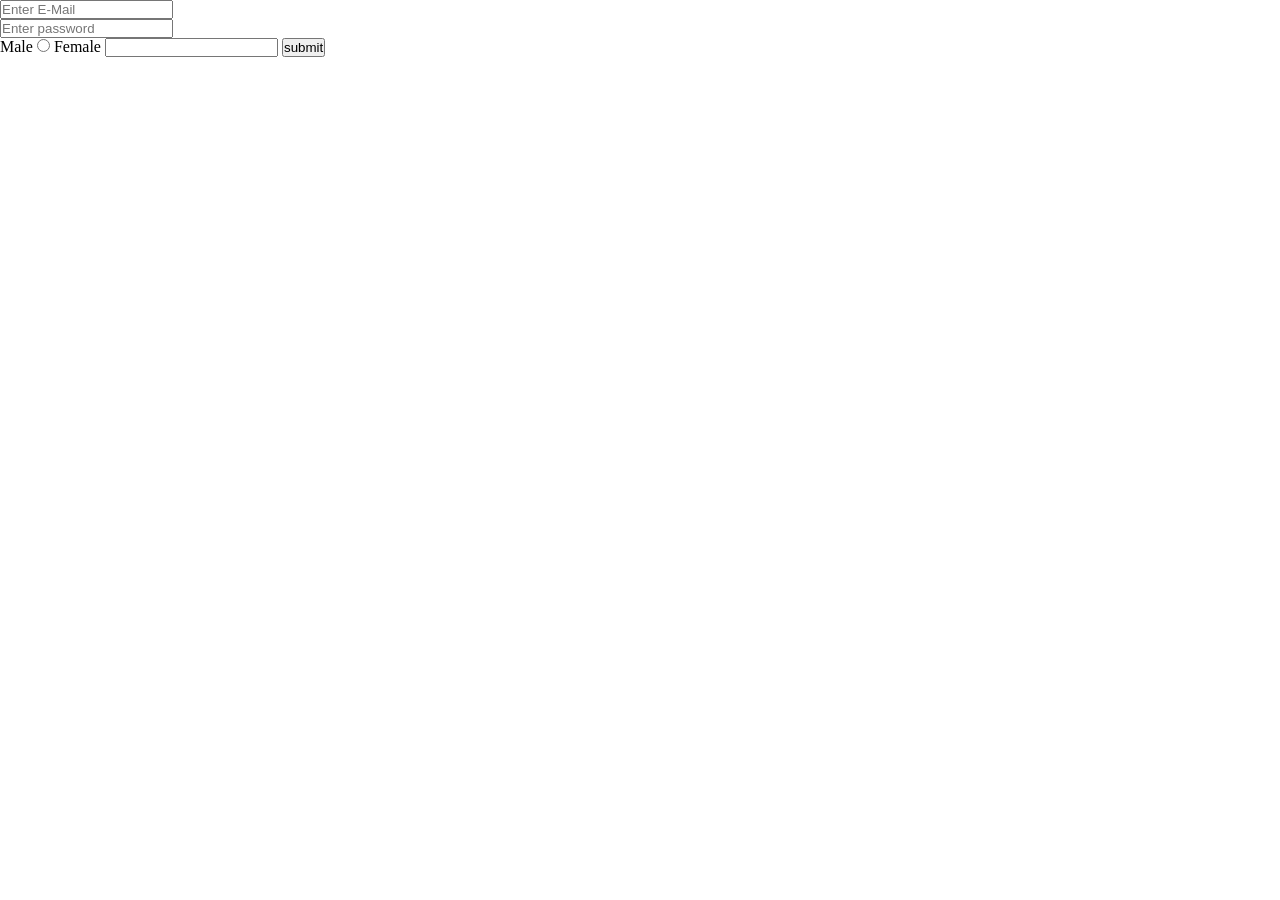
<file: day1/index.html>
<!DOCTYPE html>
<html lang="en">
<head>
    <link rel="stylesheet" href="style.css">
    <meta charset="UTF-8">
    <meta name="viewport" content="width=device-width, initial-scale=1.0">
    <title>Document</title>
</head>
<body>
    <!-- <div class="parent">
   <div class="contianer">
        <video src="Modi_Ji_Baar_Baar_Jhooth_Bolo_Meme_Download.mp4" height="222px" controls autoplay loop muted></video>  
       <iframe src="https://www.google.com/maps/embed?pb=!1m14!1m12!1m3!1d28491.304125298004!2d75.8514305024536!3d26.794974740237933!2m3!1f0!2f0!3f0!3m2!1i1024!2i768!4f13.1!5e0!3m2!1sen!2sin!4v1790053152094!5m2!1sen!2sin" width="600" height="450" style="border:0;" allowfullscreen="" loading="lazy" referrerpolicy="strict-origin-when-cross-origin"></iframe> 
       <iframe width="560" height="315" src="https://www.youtube.com/embed/v9QtM6qnG50?si=-N-ATOjCk7Jfm1jk" title="YouTube video player" frameborder="0" allow="accelerometer; autoplay; clipboard-write; encrypted-media; gyroscope; picture-in-picture; web-share" referrerpolicy="strict-origin-when-cross-origin" allowfullscreen></iframe>
   </div>
    </div> -->
    <form action="./submit.html">
        <div class="cont">
       <input type="text" placeholder="Enter E-Mail"><br>
       <input type="password" placeholder="Enter password"><br>
       <label for="">Male</label>
       <input type="radio" name="gender">
       <label for="">Female</label>
       <input type="gender">
       <button>submit</button>
        </div>
    </form>
</body>
</html>
</file>
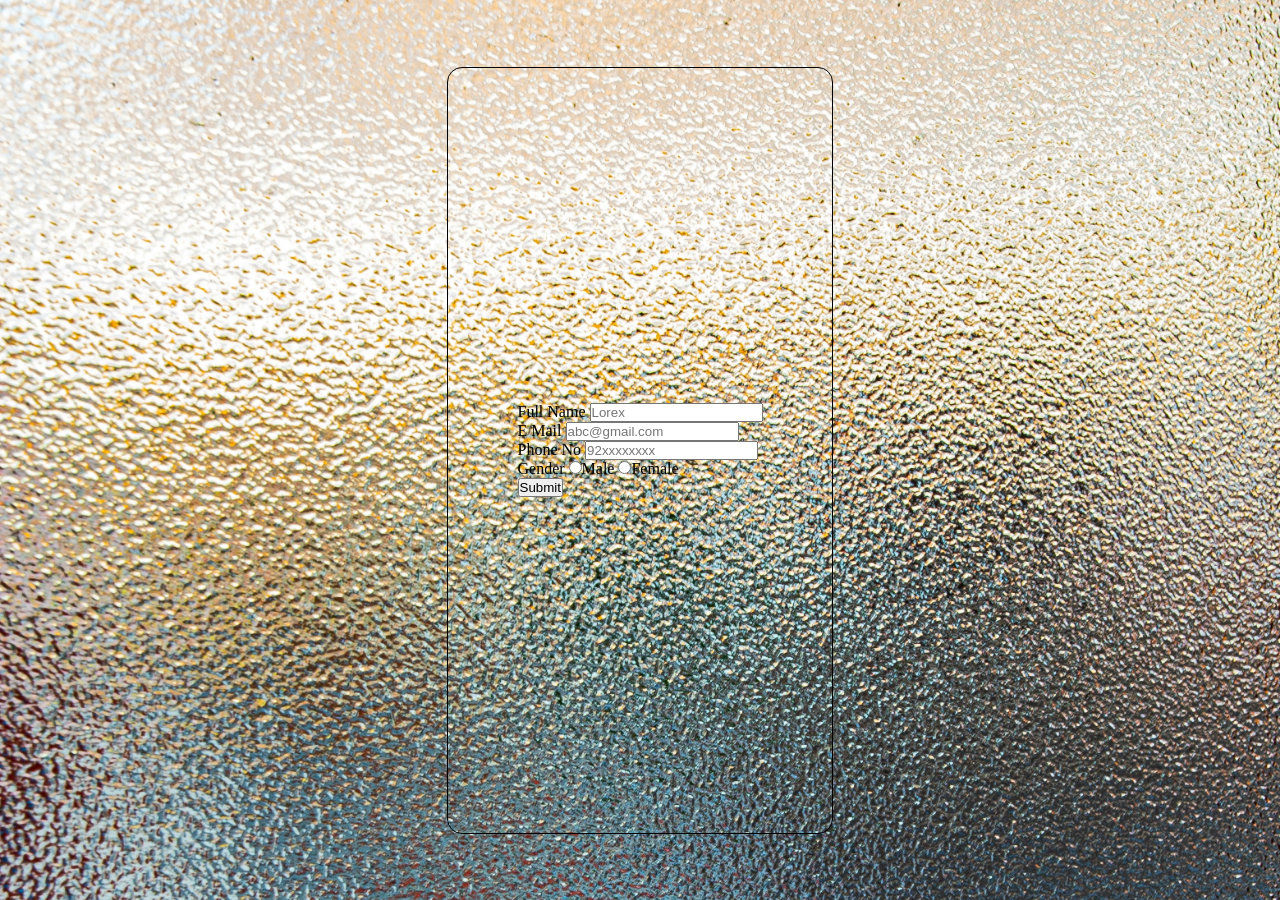
<file: day2/index.html>
<!DOCTYPE html>
<html lang="en">
<head>
    <meta charset="UTF-8">
    <meta name="viewport" content="width=device-width, initial-scale=1.0">
    <title>Interndot_Form.com</title>
    <link rel="stylesheet" href="style.css">
    <link rel="shortcut icon" href="images.jpg" type="image/x-icon">
</head>
<body>
    <div class="container">
        <div class="parent">
            <form action="submit.html">
                <div class="child1">
                    <label for=""> Full Name</label>
                    <input type="text" placeholder="Lorex" required>
                </div>
                <div class="child2">
                    <label for="">E Mail</label>
                    <input type="password" required placeholder="abc@gmail.com">
                </div>
                <div class="child3">
                    <label for="">Phone No</label>
                    <input type="text"required placeholder="92xxxxxxxx">
                </div>
                <div class="child4">
                    <label for="">Gender</label>
                    <input type="radio" name="Gender">Male
                    <input type="radio" name="Gender">Female
                </div>
                <div class="child5">
                    <input type="submit" placeholder="Submit">
                </div>
            </form>
        </div>
    </div>
</body>
</html>
</file>
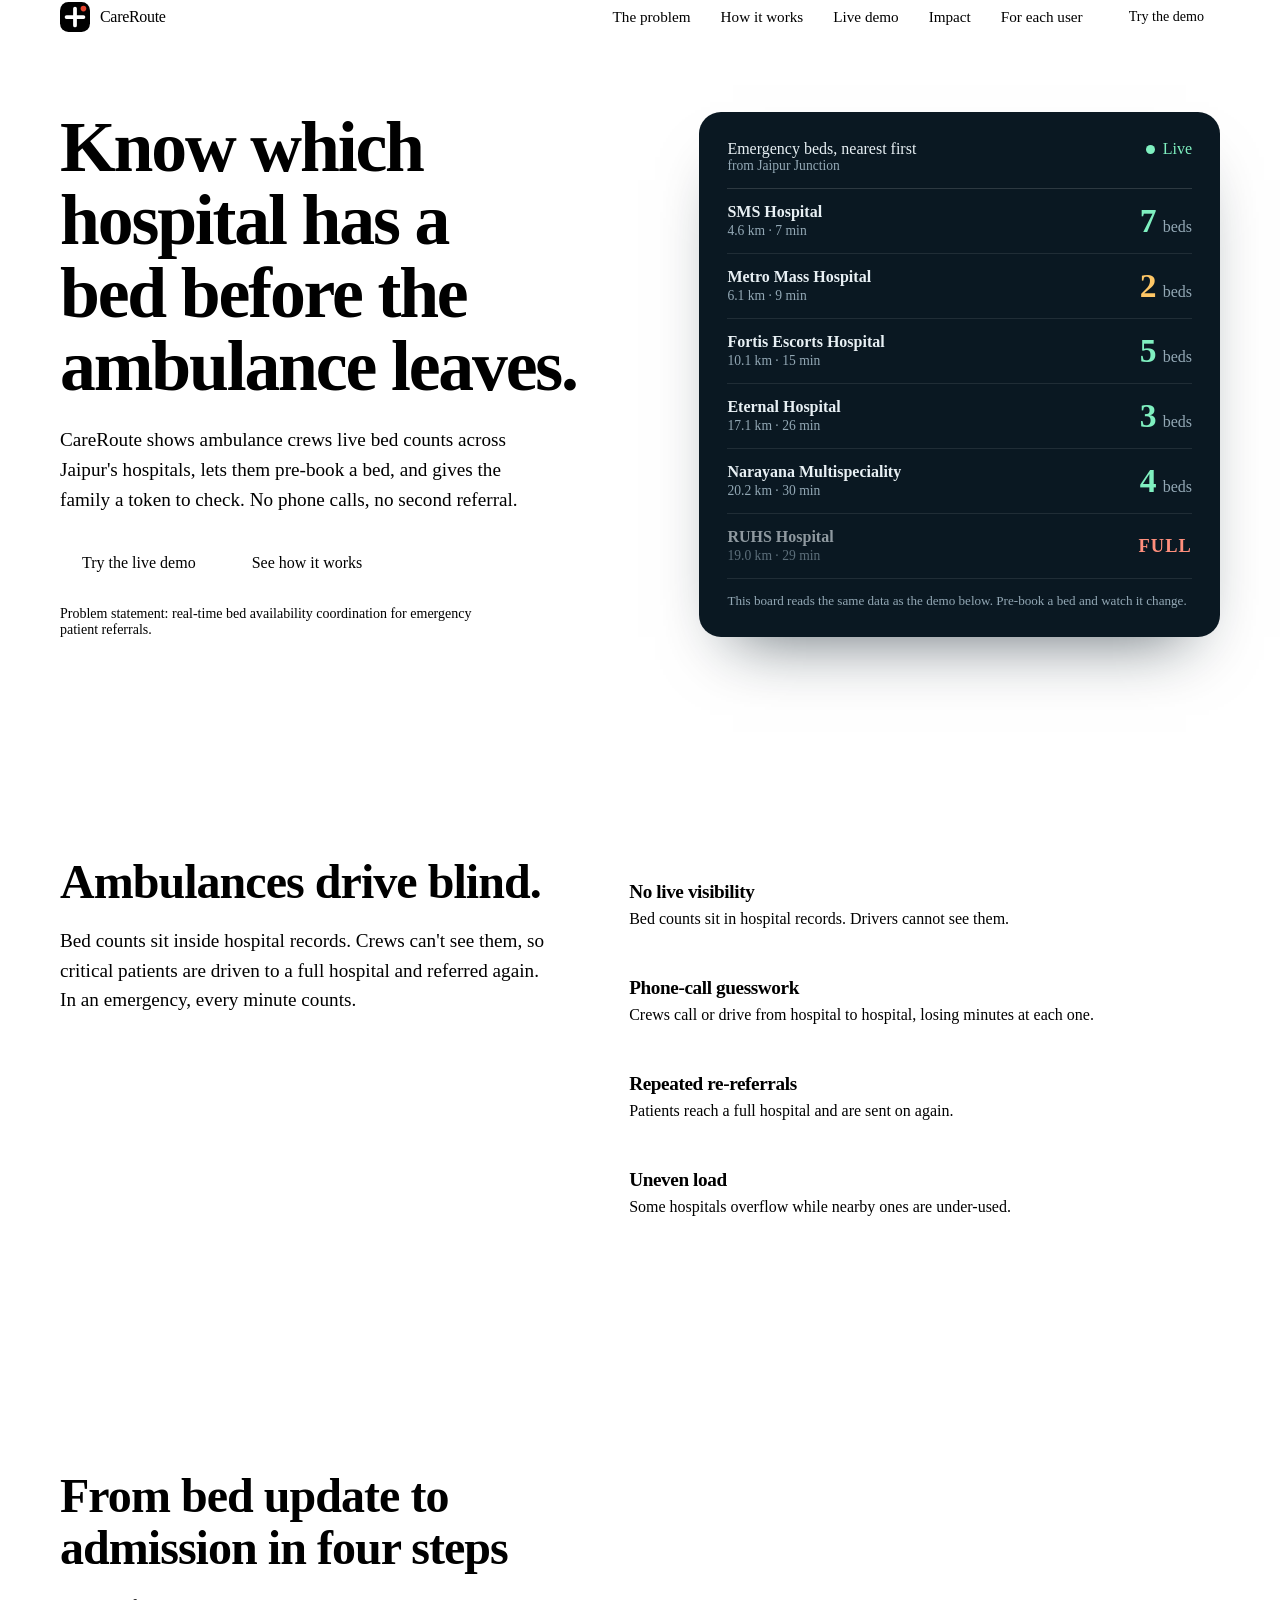
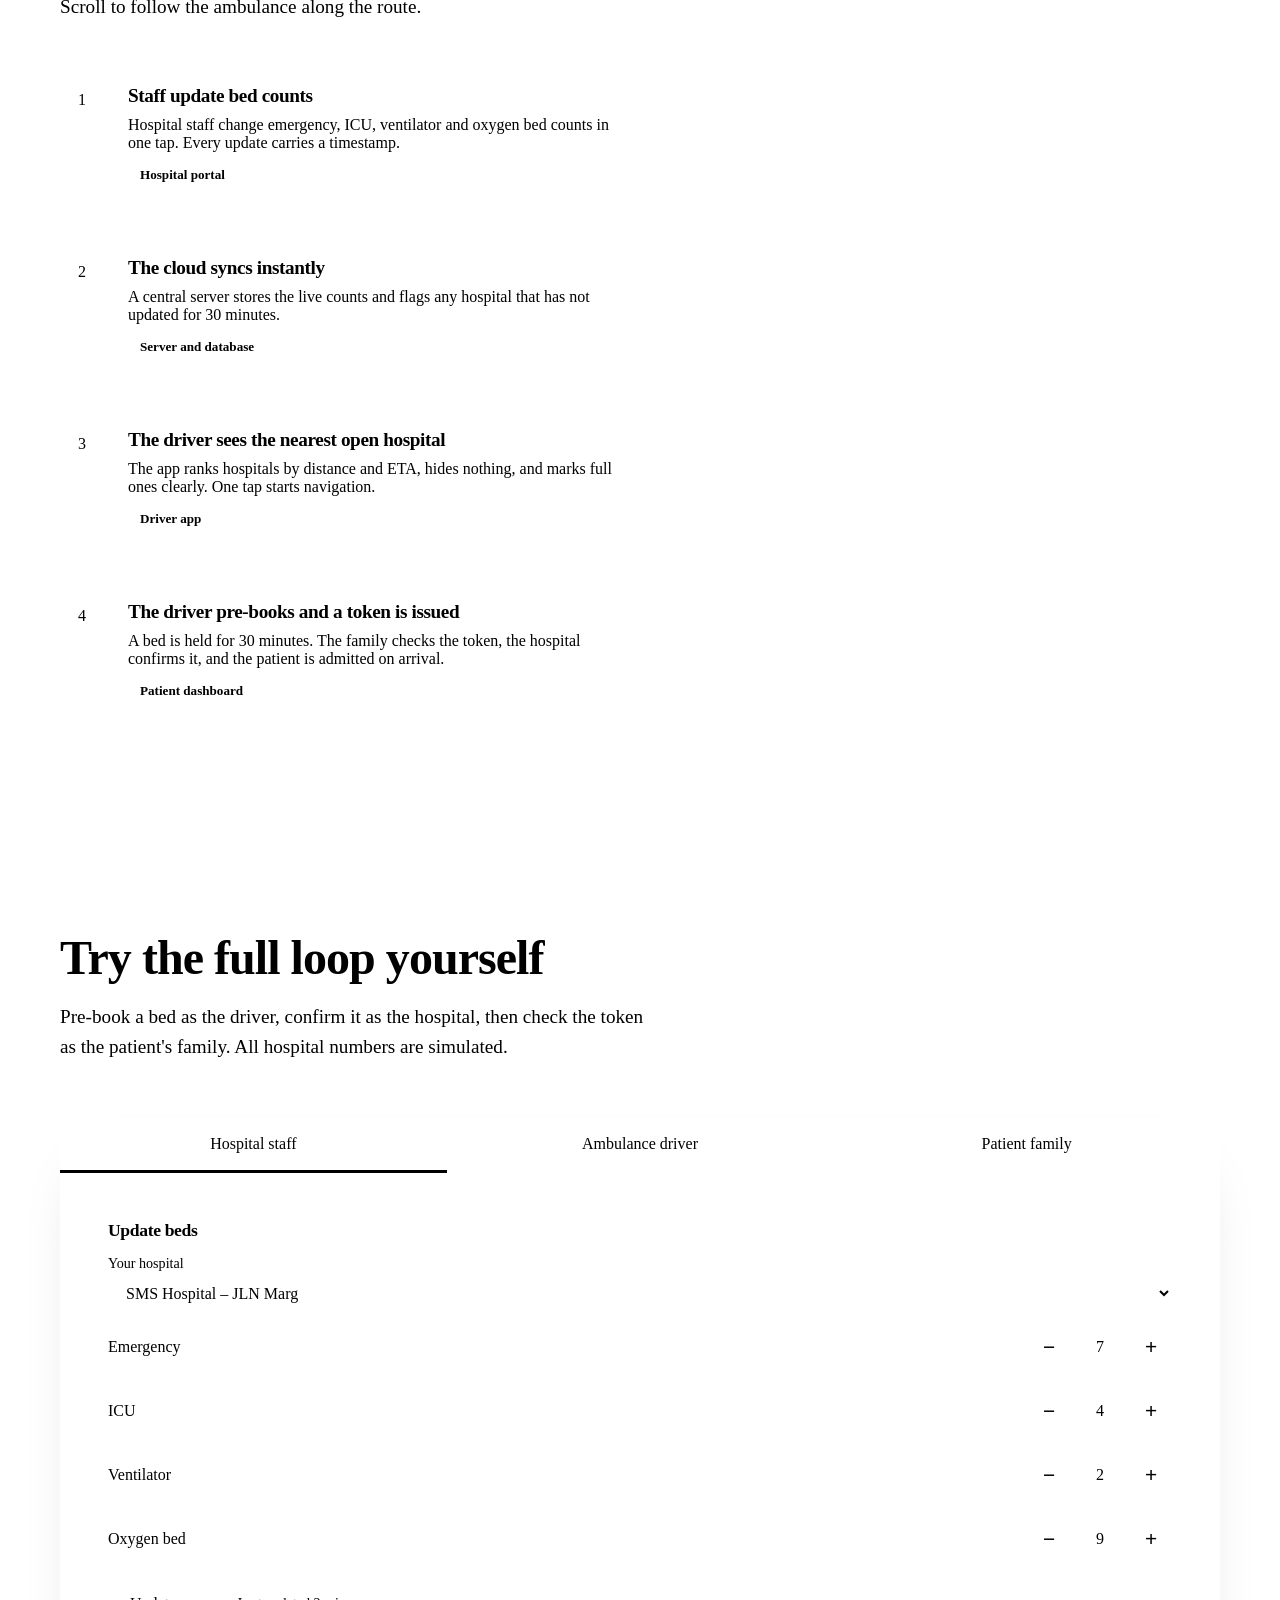
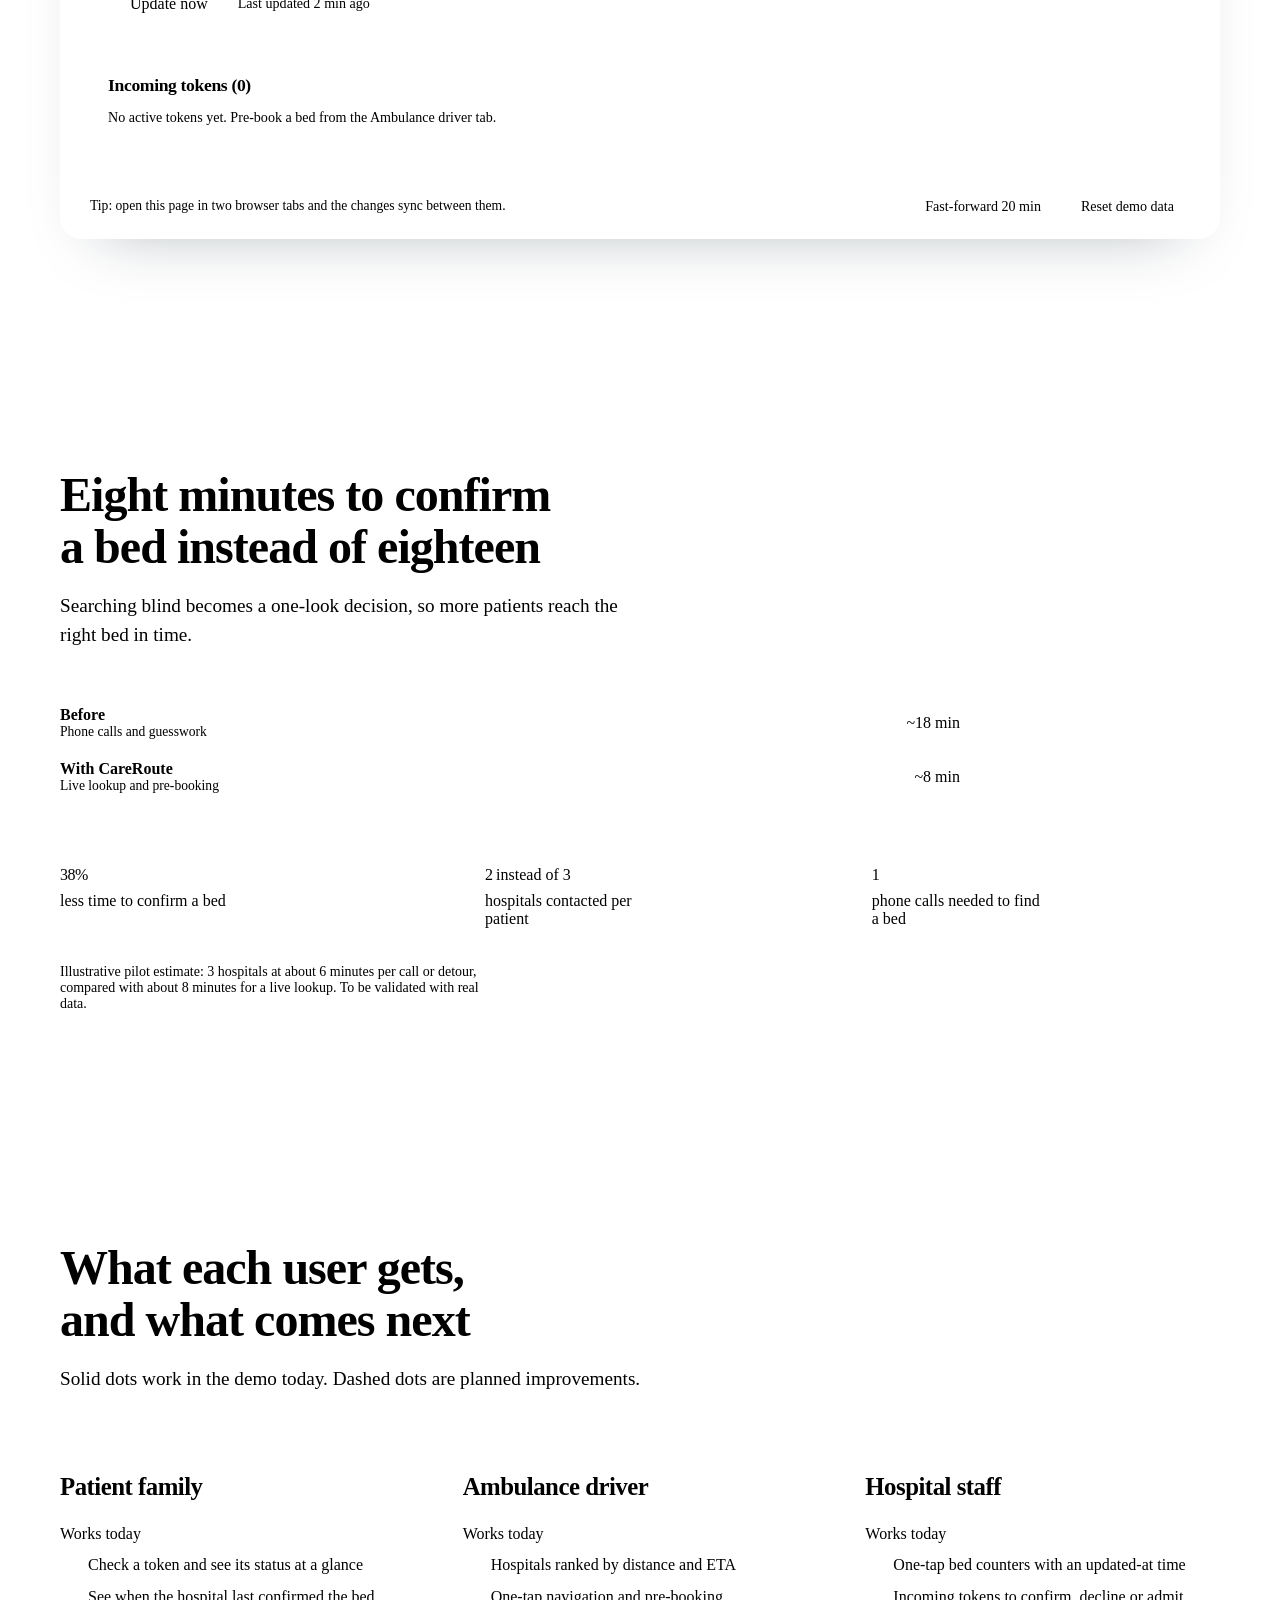
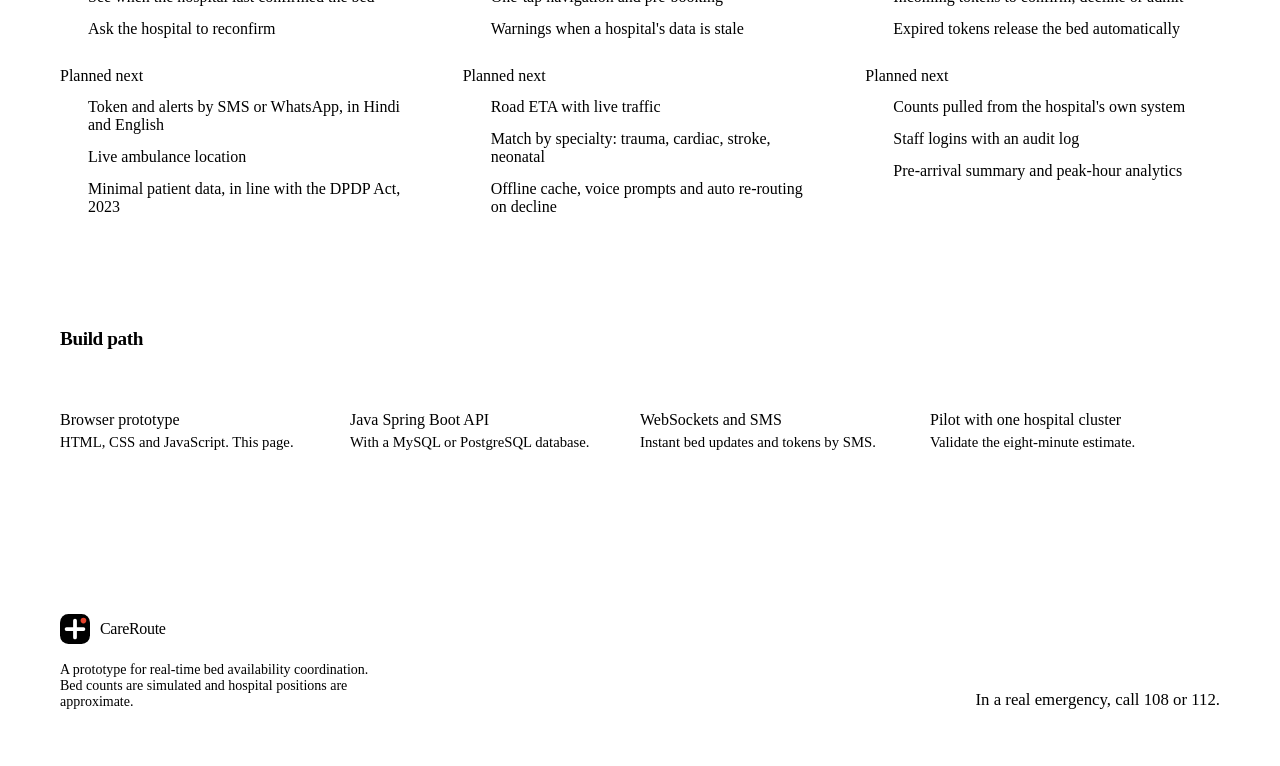
<file: day4/index.html>
<!DOCTYPE html>
<html lang="en" class="no-js">
<head>
  <meta charset="utf-8">
  <meta name="viewport" content="width=device-width, initial-scale=1">
  <meta name="description" content="CareRoute: live hospital bed availability for ambulance crews, hospitals and patient families in Jaipur.">
  <title>CareRoute – Live hospital bed availability for emergency referrals</title>
  <link rel="preconnect" href="https://fonts.googleapis.com">
  <link rel="preconnect" href="https://fonts.gstatic.com" crossorigin>
  <link href="https://fonts.googleapis.com/css2?family=Bricolage+Grotesque:opsz,wght@12..96,500..800&family=Instrument+Sans:wght@400;500;600&display=swap" rel="stylesheet">
  <link rel="stylesheet" href="style.css">
</head>
<body>
  <a class="skip" href="#main-content">Skip to content</a>
  <div class="progress" aria-hidden="true"><span></span></div>

  <!-- ============ HEADER ============ -->
  <header class="site-header">
    <div class="container header-bar">
      <a class="brand" href="#top" aria-label="CareRoute, back to top">
        <svg class="mark" viewBox="0 0 32 32" aria-hidden="true">
          <rect width="32" height="32" rx="9" fill="currentColor"/>
          <path d="M16 7v18M7 16h18" stroke="#fff" stroke-width="4" stroke-linecap="round"/>
          <circle cx="25" cy="7" r="3" fill="#e5432d"/>
        </svg>
        <span>CareRoute</span>
      </a>
      <button class="menu-btn" type="button" aria-expanded="false" aria-controls="nav" aria-label="Open menu">
        <svg viewBox="0 0 24 24" width="24" height="24" aria-hidden="true"><path d="M4 7h16M4 12h16M4 17h16" stroke="currentColor" stroke-width="2" stroke-linecap="round"/></svg>
      </button>
      <nav id="nav" class="nav" aria-label="Primary">
        <a href="#problem">The problem</a>
        <a href="#how">How it works</a>
        <a href="#demo">Live demo</a>
        <a href="#impact">Impact</a>
        <a href="#roles">For each user</a>
        <a class="btn btn-sm" href="#demo">Try the demo</a>
      </nav>
    </div>
  </header>
  
  <main id="main-content">
    
    <!-- ============ HERO ============ -->
    <section class="hero" id="top" aria-labelledby="hero-title">
      <div class="container hero-grid">
        <div class="hero-copy">
          <h1 id="hero-title">Know which hospital has a bed before the ambulance leaves.</h1>
          <p class="lead">CareRoute shows ambulance crews live bed counts across Jaipur's hospitals, lets them pre-book a bed, and gives the family a token to check. No phone calls, no second referral.</p>
          <div class="hero-actions">
            <a class="btn" href="#demo">Try the live demo</a>
            <a class="btn btn-ghost" href="#how">See how it works</a>
          </div>
          <p class="fine">Problem statement: real-time bed availability coordination for emergency patient referrals.</p>
        </div>
        
        <aside class="board" aria-label="Live bed board">
          <div class="board-head">
            <h2>Emergency beds, nearest first<span>from Jaipur Junction</span></h2>
            <span class="live"><i aria-hidden="true"></i>Live</span>
          </div>
          <ol id="board" class="board-rows"></ol>
          <p class="board-foot">This board reads the same data as the demo below. Pre-book a bed and watch it change.</p>
        </aside>
      </div>
    </section>
    
    <!-- ============ PROBLEM ============ -->
    <section class="section" id="problem" aria-labelledby="problem-title">
      <div class="container split">
        <div class="split-head" data-reveal>
          <h2 id="problem-title">Ambulances drive blind.</h2>
          <p class="lead">Bed counts sit inside hospital records. Crews can't see them, so critical patients are driven to a full hospital and referred again. In an emergency, every minute counts.</p>
        </div>
        <ul class="ruled">
          <li data-reveal style="--d:0ms"><h3>No live visibility</h3><p>Bed counts sit in hospital records. Drivers cannot see them.</p></li>
          <li data-reveal style="--d:90ms"><h3>Phone-call guesswork</h3><p>Crews call or drive from hospital to hospital, losing minutes at each one.</p></li>
          <li data-reveal style="--d:180ms"><h3>Repeated re-referrals</h3><p>Patients reach a full hospital and are sent on again.</p></li>
          <li data-reveal style="--d:270ms"><h3>Uneven load</h3><p>Some hospitals overflow while nearby ones are under-used.</p></li>
        </ul>
      </div>
    </section>
    
    <!-- ============ HOW IT WORKS ============ -->
    <section class="section section-tint" id="how" aria-labelledby="how-title">
      <div class="container">
        <div class="split-head narrow" data-reveal>
          <h2 id="how-title">From bed update to admission in four steps</h2>
          <p class="lead">Scroll to follow the ambulance along the route.</p>
        </div>
        
        <div class="route" id="route">
          <div class="route-line" aria-hidden="true"><span class="route-fill"></span><span class="route-dot"></span></div>
          <ol class="steps">
            <li class="step">
              <span class="step-node" aria-hidden="true">1</span>
              <div>
                <h3>Staff update bed counts</h3>
                <p>Hospital staff change emergency, ICU, ventilator and oxygen bed counts in one tap. Every update carries a timestamp.</p>
                <span class="tag tag-green">Hospital portal</span>
              </div>
            </li>
            <li class="step">
              <span class="step-node" aria-hidden="true">2</span>
              <div>
                <h3>The cloud syncs instantly</h3>
                <p>A central server stores the live counts and flags any hospital that has not updated for 30 minutes.</p>
                <span class="tag">Server and database</span>
              </div>
            </li>
            <li class="step">
              <span class="step-node" aria-hidden="true">3</span>
              <div>
                <h3>The driver sees the nearest open hospital</h3>
                <p>The app ranks hospitals by distance and ETA, hides nothing, and marks full ones clearly. One tap starts navigation.</p>
                <span class="tag tag-red">Driver app</span>
              </div>
            </li>
            <li class="step">
              <span class="step-node" aria-hidden="true">4</span>
              <div>
                <h3>The driver pre-books and a token is issued</h3>
                <p>A bed is held for 30 minutes. The family checks the token, the hospital confirms it, and the patient is admitted on arrival.</p>
                <span class="tag tag-blue">Patient dashboard</span>
              </div>
            </li>
          </ol>
        </div>
      </div>
    </section>
    
    <!-- ============ LIVE DEMO ============ -->
    <section class="section" id="demo" aria-labelledby="demo-title">
      <div class="container">
        <div class="split-head narrow" data-reveal>
          <h2 id="demo-title">Try the full loop yourself</h2>
          <p class="lead">Pre-book a bed as the driver, confirm it as the hospital, then check the token as the patient's family. All hospital numbers are simulated.</p>
        </div>
        
        <div class="app" id="app" data-reveal>
          <div class="app-tabs" role="tablist" aria-label="Choose a role">
            <button class="app-tab" role="tab" type="button" data-a="tab" data-v="hospital">Hospital staff</button>
            <button class="app-tab" role="tab" type="button" data-a="tab" data-v="driver">Ambulance driver</button>
            <button class="app-tab" role="tab" type="button" data-a="tab" data-v="patient">Patient family</button>
          </div>
          <div id="main" class="app-body" role="tabpanel" aria-live="polite"></div>
          <div class="app-foot">
            <p>Tip: open this page in two browser tabs and the changes sync between them.</p>
            <div class="demo-actions">
              <button class="btn btn-ghost btn-sm" type="button" data-a="ff">Fast-forward 20 min</button>
              <button class="btn btn-danger btn-sm" type="button" data-a="reset">Reset demo data</button>
            </div>
          </div>
        </div>
      </div>
    </section>
    
    <!-- ============ IMPACT ============ -->
    <section class="section section-tint" id="impact" aria-labelledby="impact-title">
      <div class="container">
        <div class="split-head narrow" data-reveal>
          <h2 id="impact-title">Eight minutes to confirm a bed instead of eighteen</h2>
          <p class="lead">Searching blind becomes a one-look decision, so more patients reach the right bed in time.</p>
        </div>
        
        <div class="compare" data-reveal>
          <div class="bar-row">
            <span>Before<small>Phone calls and guesswork</small></span>
            <div class="meter" aria-hidden="true"><span class="bar-fill before" style="--w:100%"></span></div>
            <b>~18 min</b>
          </div>
          <div class="bar-row">
            <span>With CareRoute<small>Live lookup and pre-booking</small></span>
            <div class="meter" aria-hidden="true"><span class="bar-fill after" style="--w:44%"></span></div>
            <b>~8 min</b>
          </div>
        </div>
        
        <dl class="stats">
          <div data-reveal style="--d:0ms"><dt>less time to confirm a bed</dt><dd><span data-count="55">55</span>%</dd></div>
          <div data-reveal style="--d:120ms"><dt>hospitals contacted per patient</dt><dd><span data-count="1" data-from="3">1</span> <span class="of">instead of 3</span></dd></div>
          <div data-reveal style="--d:240ms"><dt>phone calls needed to find a bed</dt><dd><span data-count="0" data-from="3">0</span></dd></div>
        </dl>
        <p class="fine">Illustrative pilot estimate: 3 hospitals at about 6 minutes per call or detour, compared with about 8 minutes for a live lookup. To be validated with real data.</p>
      </div>
    </section>
    
    <!-- ============ ROLES ============ -->
    <section class="section" id="roles" aria-labelledby="roles-title">
      <div class="container">
        <div class="split-head narrow" data-reveal>
          <h2 id="roles-title">What each user gets, and what comes next</h2>
          <p class="lead">Solid dots work in the demo today. Dashed dots are planned improvements.</p>
        </div>
        
        <div class="roles">
          <article class="role role-patient" data-reveal style="--d:0ms">
            <h3>Patient family</h3>
            <h4>Works today</h4>
            <ul class="now">
              <li>Check a token and see its status at a glance</li>
              <li>See when the hospital last confirmed the bed</li>
              <li>Ask the hospital to reconfirm</li>
            </ul>
            <h4>Planned next</h4>
            <ul class="next">
              <li>Token and alerts by SMS or WhatsApp, in Hindi and English</li>
              <li>Live ambulance location</li>
              <li>Minimal patient data, in line with the DPDP Act, 2023</li>
            </ul>
          </article>
          
          <article class="role role-driver" data-reveal style="--d:120ms">
            <h3>Ambulance driver</h3>
            <h4>Works today</h4>
            <ul class="now">
              <li>Hospitals ranked by distance and ETA</li>
              <li>One-tap navigation and pre-booking</li>
              <li>Warnings when a hospital's data is stale</li>
            </ul>
            <h4>Planned next</h4>
            <ul class="next">
              <li>Road ETA with live traffic</li>
              <li>Match by specialty: trauma, cardiac, stroke, neonatal</li>
              <li>Offline cache, voice prompts and auto re-routing on decline</li>
            </ul>
          </article>

          <article class="role role-hospital" data-reveal style="--d:240ms">
            <h3>Hospital staff</h3>
            <h4>Works today</h4>
            <ul class="now">
              <li>One-tap bed counters with an updated-at time</li>
              <li>Incoming tokens to confirm, decline or admit</li>
              <li>Expired tokens release the bed automatically</li>
            </ul>
            <h4>Planned next</h4>
            <ul class="next">
              <li>Counts pulled from the hospital's own system</li>
              <li>Staff logins with an audit log</li>
              <li>Pre-arrival summary and peak-hour analytics</li>
            </ul>
          </article>
        </div>
        
        <h3 class="path-title" data-reveal>Build path</h3>
        <ol class="path" data-reveal>
          <li class="done"><b>Browser prototype</b><span>HTML, CSS and JavaScript. This page.</span></li>
          <li><b>Java Spring Boot API</b><span>With a MySQL or PostgreSQL database.</span></li>
          <li><b>WebSockets and SMS</b><span>Instant bed updates and tokens by SMS.</span></li>
          <li><b>Pilot with one hospital cluster</b><span>Validate the eight-minute estimate.</span></li>
        </ol>
      </div>
    </section>
  </main>

  <!-- ============ FOOTER ============ -->
  <footer class="site-footer">
    <div class="container foot-grid">
      <div>
        <a class="brand" href="#top" aria-label="CareRoute, back to top">
          <svg class="mark" viewBox="0 0 32 32" aria-hidden="true"><rect width="32" height="32" rx="9" fill="currentColor"/><path d="M16 7v18M7 16h18" stroke="#fff" stroke-width="4" stroke-linecap="round"/><circle cx="25" cy="7" r="3" fill="#e5432d"/></svg>
          <span>CareRoute</span>
        </a>
        <p class="fine">A prototype for real-time bed availability coordination. Bed counts are simulated and hospital positions are approximate.</p>
      </div>
      <p class="emergency">In a real emergency, call <b>108</b> or <b>112</b>.</p>
    </div>
  </footer>
  
  <script src="script.js"></script>
</body>















<!-- <!DOCTYPE html>
<html lang="en">
<head>
<meta charset="utf-8">
<meta name="viewport" content="width=device-width, initial-scale=1, viewport-fit=cover">
<title>CareRoute – Live Bed Coordination (Jaipur prototype)</title>
<link rel="stylesheet" href="style.css">
</head>
<body>
<div class="wrap">
  <h1>🚑 CareRoute <span class="mu" style="font-weight:400">· live bed coordination, Jaipur</span></h1>
  <div class="sub">Working prototype of the CareRoute model: hospital staff update beds → ambulance driver sees the nearest open hospital → pre-books a bed → patient family checks the token.</div>
  <div class="tabs">
    <button class="tab" data-a="tab" data-v="hospital">🏥 Hospital</button>
    <button class="tab" data-a="tab" data-v="driver">🚑 Driver</button>
    <button class="tab" data-a="tab" data-v="patient">👪 Patient</button>
  </div>
  <div id="main"></div>
  <div class="card">
    <h2>Demo controls</h2>
    <div class="mu">Try the full loop: Driver pre-books → Hospital confirms → Patient checks the token. Open two browser tabs to see them sync.</div>
    <div class="demo">
      <button class="btn o" data-a="ff">⏩ Fast-forward 20 min</button>
      <button class="btn d" data-a="reset">Reset demo data</button>
    </div>
  </div>
  <div class="note">Prototype only. Bed counts are simulated demo data and hospital positions are approximate; verify before any real use. In a real emergency call 108 / 112.</div>
</div>

<script src="script.js"></script>
</body>
</html> -->
</html>
</file>
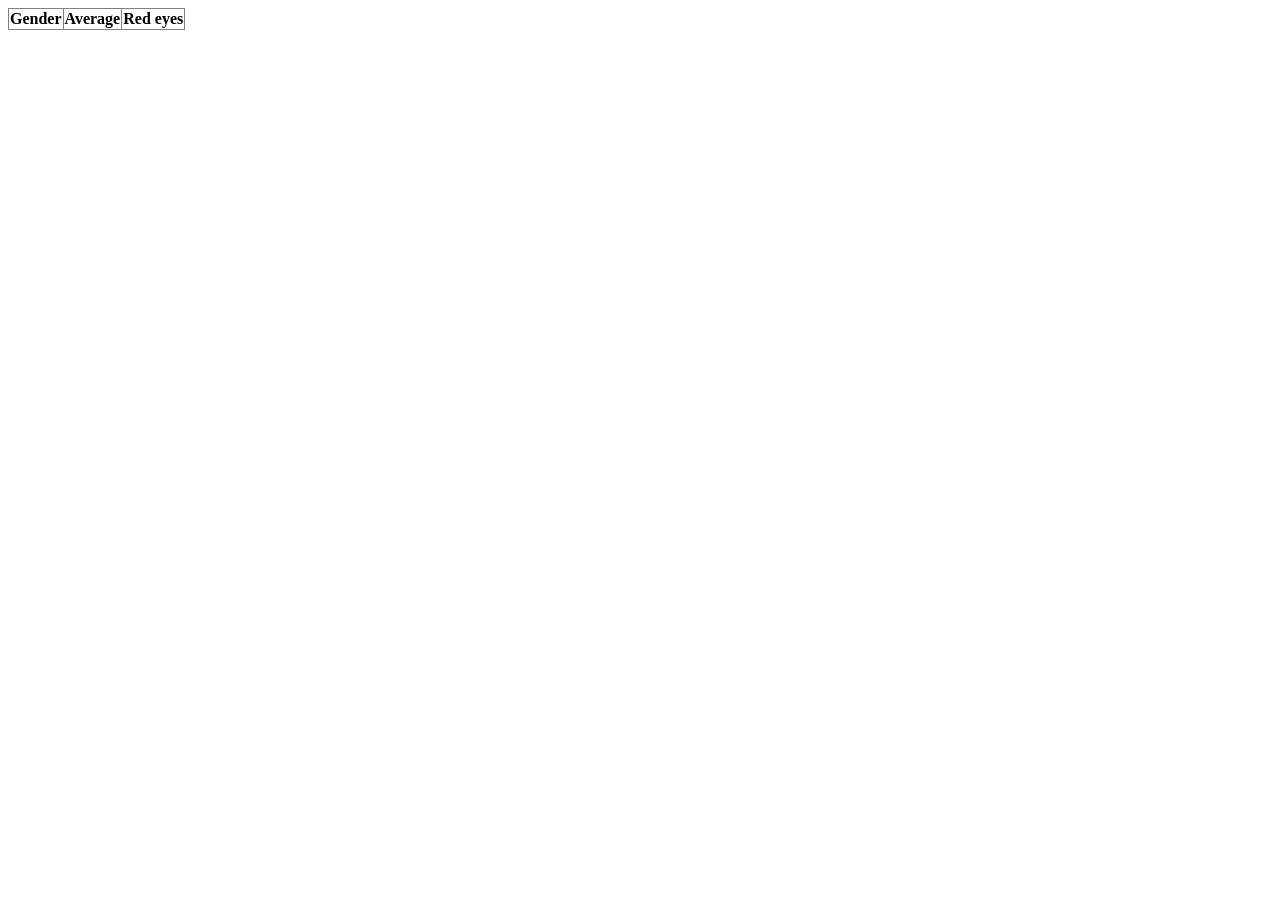
<file: day2/ind.html>
<!DOCTYPE html>
<html lang="en">
<head>
    <meta charset="UTF-8">
    <meta name="viewport" content="width=device-width, initial-scale=1.0">
    <title>Table</title>
</head>
<body>
    <div class="cont">
        <div class="parent">
            <table border="1" style="border-collapse: collapse;">
             <thead>
                <th rowspan="2">Gender</th>
                <th colspan="2">Average</th>
                <th rowspan="2">Red eyes</th>
             </thead>
             <thead>
             </thead>
             <tbody>
                
             </tbody>
            </table>
        </div>
    </div>
</body>
</html>
</file>
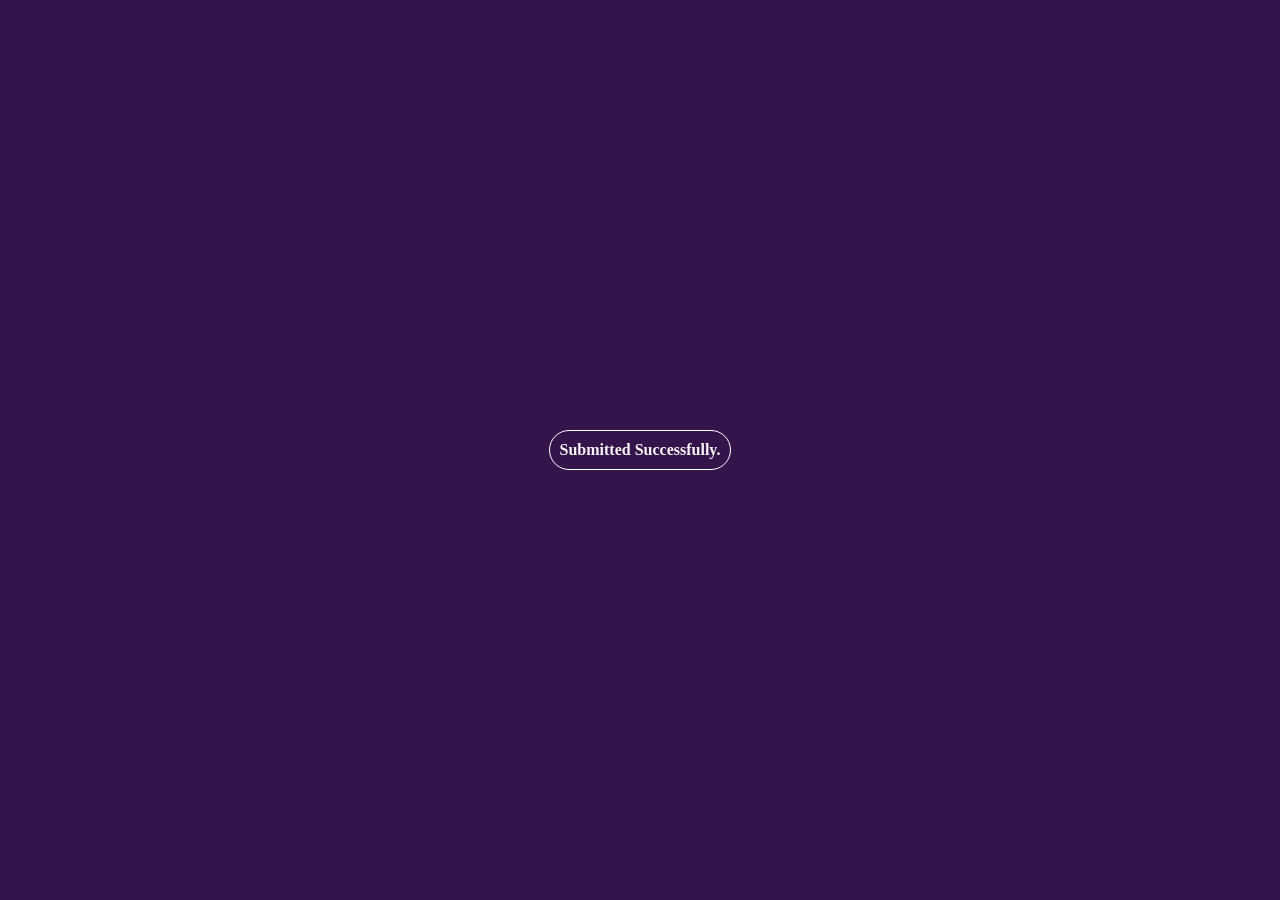
<file: day2/submit.html>
<!DOCTYPE html>
<html lang="en">
<head>
    <meta charset="UTF-8">
    <meta name="viewport" content="width=device-width, initial-scale=1.0">
    <title>Submitted</title>
    <link rel="stylesheet" href="style.css">
</head>
<body>
    <div class="sub_cont">
        <h4>Submitted Successfully.</h4>
    </div>
</body>
</html>
</file>
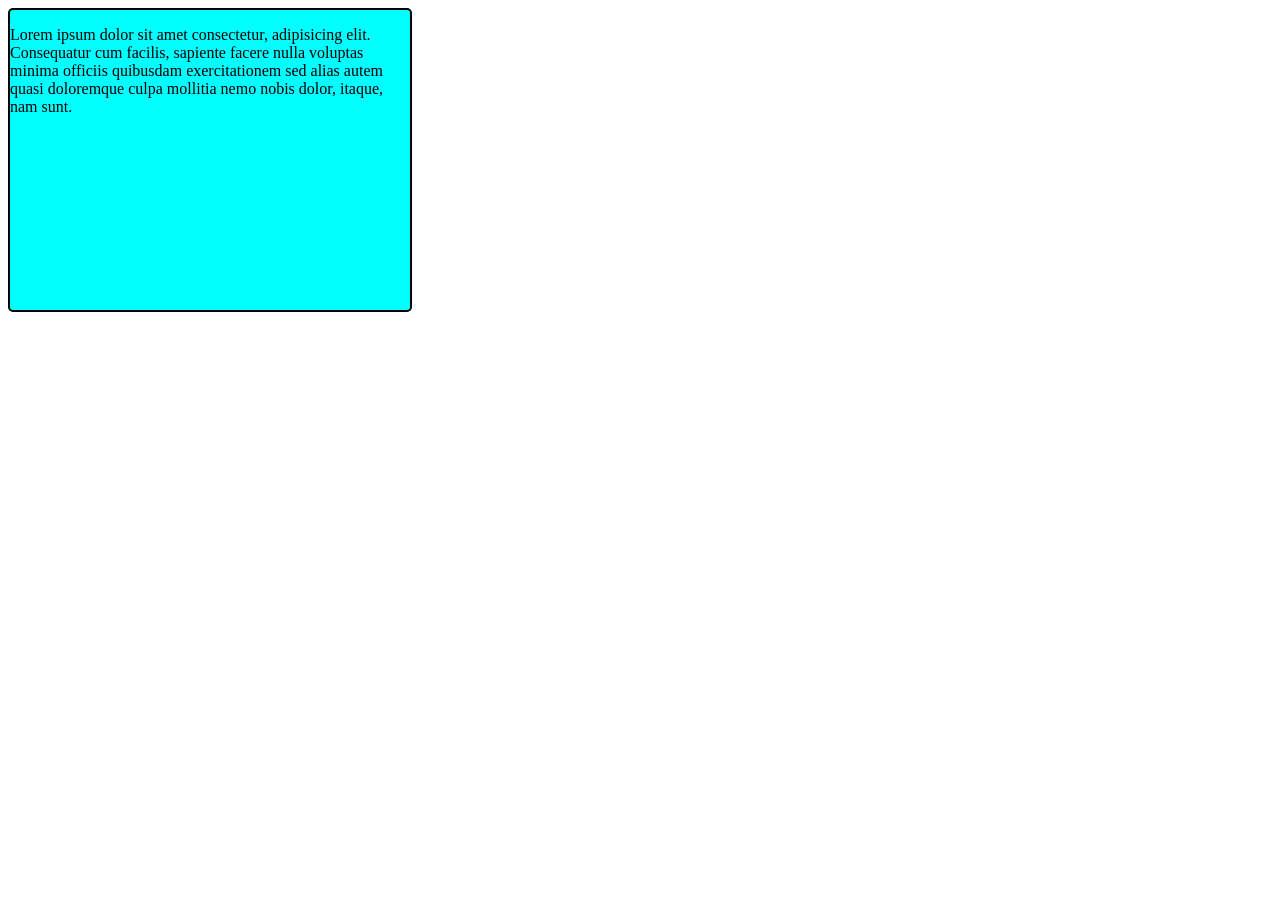
<file: day3/new.html>
<!DOCTYPE html>
<html lang="en">
<head>
    <meta charset="UTF-8">
    <meta name="viewport" content="width=device-width, initial-scale=1.0">
    <title>Document</title>
    <link rel="stylesheet" href="style.css">
</head>
<body>
     <div class="cont">
        <p>Lorem ipsum dolor sit amet consectetur, adipisicing elit. Consequatur cum facilis, sapiente facere nulla voluptas minima officiis quibusdam exercitationem sed alias autem quasi doloremque culpa mollitia nemo nobis dolor, itaque, nam sunt.</p>
     </div>
</body>
</html>
</file>
<file: day1/style.css>
*{
    margin: 0;
    padding: 0;
}
/* .parent{ */
    /* display: flex;
    justify-content: center;
    align-items: center;
}
.contianer{
    width: 50vw;
    height: 100vh;
    border: 1px solid black;
    border-radius: 3px;
    display: flex;
    justify-content: center;
    align-items: center;
    flex-direction: column;
}
.contianer iframe{
    border-radius: 22px;
} */
</file>
<file: day2/style.css>
*{
    margin: 0;
    padding: 0;
}
.container{
    width: 100vw;
    height: 100vh;
        display: flex;
    justify-content: center;
    align-items: center;
    background-image: url(a-c-NqXqLPhdbvU-unsplash.jpg);
    background-size: cover;
}
.parent{
    width: 30vw;
    height: 85vh;
    border: 1px solid black;
    border-radius: 15px;
    display: flex;
    justify-content: center;
    align-items: center;
    
}
.sub_cont{
    background-color: #35144c;
    color: whitesmoke;
    height: 100vh;
    width: 100vw;
    display: flex;
    justify-content: center;
    align-items: center;
}
.sub_cont h4{
    border: 1px solid white;
    border-radius: 23px;
    padding: 10px;
}
</file>
<file: day4/style.css>
t{--bg:#f4f6f8;--card:#fff;--tx:#14181f;--mu:#5d6675;--bd:#dde1e8;--ac:#0b6e4f;--onac:#fff;--acb:#e4f4ed;--wa:#92400e;--wab:#fef3c7;--er:#b42318;--erb:#fee4e2;--ok:#067647;--okb:#d1fadf;--bl:#175cd3;--blb:#e0eaff;box-sizing:border-box;padding-top:env(safe-area-inset-top,0px);padding-bottom:env(safe-area-inset-bottom,0px)}
@media (prefers-color-scheme:dark){:root:not([data-theme="light"]){--bg:#0f1318;--card:#171c23;--tx:#e8ebf0;--mu:#9aa4b2;--bd:#2a313b;--ac:#3ecf9a;--onac:#06231a;--acb:#10302a;--wa:#fbbf24;--wab:#3a2c0a;--er:#fda29b;--erb:#3b1613;--ok:#6ce9a6;--okb:#0f3326;--bl:#84adff;--blb:#14284d}}
:root[data-theme="dark"]{--bg:#0f1318;--card:#171c23;--tx:#e8ebf0;--mu:#9aa4b2;--bd:#2a313b;--ac:#3ecf9a;--onac:#06231a;--acb:#10302a;--wa:#fbbf24;--wab:#3a2c0a;--er:#fda29b;--erb:#3b1613;--ok:#6ce9a6;--okb:#0f3326;--bl:#84adff;--blb:#14284d}
html{scroll-padding-top:env(safe-area-inset-top,0px)}
*{box-sizing:border-box}
body{margin:0;background:var(--bg);color:var(--tx);font:15px/1.45 system-ui,-apple-system,"Segoe UI",Roboto,sans-serif}
.wrap{max-width:760px;margin:0 auto;padding:16px}
h1{font-size:20px;margin:0}h2{font-size:16px;margin:0 0 10px}
.sub{color:var(--mu);font-size:13px;margin:2px 0 12px}
.tabs{display:flex;gap:6px;margin:10px 0 14px;flex-wrap:wrap}
.tab{flex:1;min-width:96px;padding:10px 8px;border:1px solid var(--bd);background:var(--card);color:var(--tx);border-radius:10px;font:inherit;font-weight:600;cursor:pointer}
.tab.on{background:var(--ac);color:var(--onac);border-color:var(--ac)}
.card{background:var(--card);border:1px solid var(--bd);border-radius:12px;padding:14px;margin-bottom:12px}
.row{display:flex;align-items:center;justify-content:space-between;gap:10px;padding:8px 0;border-bottom:1px solid var(--bd)}
.row:last-child{border-bottom:0}
.ctr{display:flex;align-items:center;gap:12px}.ctr b{min-width:28px;text-align:center;font-size:20px}
.sq{width:38px;height:38px;border-radius:10px;border:1px solid var(--bd);background:var(--bg);color:var(--tx);font-size:20px;cursor:pointer}
.btn{padding:10px 14px;border-radius:10px;border:1px solid var(--ac);background:var(--ac);color:var(--onac);font:inherit;font-weight:600;cursor:pointer;text-decoration:none;display:inline-block}
.btn.o{background:transparent;color:var(--ac)}.btn.d{background:transparent;color:var(--er);border-color:var(--er)}
.btn:disabled{opacity:.4;cursor:not-allowed}
.chip{display:inline-block;padding:2px 9px;border-radius:99px;font-size:12px;font-weight:700}
.g{background:var(--okb);color:var(--ok)}.y{background:var(--wab);color:var(--wa)}.r{background:var(--erb);color:var(--er)}.b{background:var(--blb);color:var(--bl)}
.mu{color:var(--mu);font-size:13px}
.types{display:flex;gap:6px;flex-wrap:wrap;margin:8px 0}
.pill{padding:7px 12px;border-radius:99px;border:1px solid var(--bd);background:var(--card);color:var(--tx);font:inherit;cursor:pointer}
.pill.on{background:var(--acb);border-color:var(--ac);color:var(--ac);font-weight:700}
select,input{font:inherit;padding:10px;border-radius:10px;border:1px solid var(--bd);background:var(--card);color:var(--tx);width:100%}
.hc{display:flex;justify-content:space-between;gap:10px;align-items:flex-start}
.hc.full{opacity:.6}
.tok{font:700 26px/1.2 ui-monospace,Menlo,Consolas,monospace;letter-spacing:1px}
.acts{display:flex;gap:8px;flex-wrap:wrap;margin-top:10px}
.demo{display:flex;gap:8px;flex-wrap:wrap;margin-top:6px}
.note{font-size:12px;color:var(--mu);margin-top:14px}
.tw{overflow-x:auto} */


/* =========================================================
   CareRoute – stylesheet
   1. Tokens   2. Base   3. Layout   4. Components
   5. Sections 6. Demo app   7. Motion   8. Responsive
   ========================================================= */

/* ---------- 1. TOKENS ---------- */
:root {
  --paper: #fbfcfb;
  --bone: #eff2f1;
  --ink: #0f2330;
  --ink-2: #4a5d6c;
  --line: #d3dbde;

  --blue: #1747a6;       /* route / patient */
  --blue-ink: #ffffff;
  --blue-soft: #e3ebfa;
  --beacon: #d93a24;     /* emergency / driver */
  --green: #0f7d55;      /* bed free / hospital */
  --green-soft: #dcf3e9;
  --amber: #8f5400;
  --amber-soft: #fdeed0;
  --red-soft: #fde8e4;

  --f-display: "Bricolage Grotesque", "Segoe UI", system-ui, sans-serif;
  --f-body: "Instrument Sans", system-ui, -apple-system, "Segoe UI", Roboto, sans-serif;

  --radius: 14px;
  --ease: cubic-bezier(.2, .7, .2, 1);
  --header-h: 68px;
}

@media (prefers-color-scheme: dark) {
  :root {
    --paper: #11222c;
    --bone: #0b1920;
    --ink: #e8f0f3;
    --ink-2: #9fb2be;
    --line: #26394a;
    --blue: #7aa2ff;
    --blue-ink: #0a1c3d;
    --blue-soft: #16294d;
    --beacon: #ff7a66;
    --green: #4fdba6;
    --green-soft: #0f3a2b;
    --amber: #f3b84a;
    --amber-soft: #3b2b08;
    --red-soft: #3d1a15;
  }
}

/* ---------- 2. BASE ---------- */
*, *::before, *::after { box-sizing: border-box; }
html { scroll-behavior: smooth; -webkit-text-size-adjust: 100%; }
body {
  margin: 0;
  background: var(--paper);
  color: var(--ink);
  font: 400 1rem/1.6 var(--f-body);
  -webkit-font-smoothing: antialiased;
}
h1, h2, h3, h4, p, ul, ol, dl, dd { margin: 0; }
h1, h2, h3 { font-family: var(--f-display); letter-spacing: -.02em; text-wrap: balance; }
h1 { font-weight: 700; font-size: clamp(2.5rem, 5.6vw, 4.5rem); line-height: 1.02; letter-spacing: -.03em; }
h2 { font-weight: 650; font-size: clamp(1.9rem, 3.8vw, 3rem); line-height: 1.08; }
h3 { font-weight: 650; font-size: 1.2rem; line-height: 1.25; }
p { max-width: 62ch; }
a { color: inherit; }
section[id] { scroll-margin-top: var(--header-h); }

:focus-visible { outline: 3px solid var(--blue); outline-offset: 3px; border-radius: 6px; }

.skip {
  position: absolute; left: 12px; top: -60px; z-index: 100;
  padding: 10px 16px; border-radius: 8px;
  background: var(--ink); color: var(--paper); text-decoration: none;
}
.skip:focus { top: 12px; }

/* ---------- 3. LAYOUT ---------- */
.container { width: min(1160px, 100% - 48px); margin-inline: auto; }
.section { padding-block: clamp(64px, 9vw, 120px); }
.section-tint { background: var(--bone); }
.split { display: grid; grid-template-columns: 5fr 6fr; gap: clamp(28px, 6vw, 88px); align-items: start; }
.split-head > * + * { margin-top: 18px; }
.split-head.narrow { max-width: 760px; margin-bottom: clamp(32px, 5vw, 56px); }
.lead { font-size: clamp(1.05rem, 1.6vw, 1.2rem); color: var(--ink-2); line-height: 1.55; }
.fine { font-size: .875rem; color: var(--ink-2); }

/* ---------- 4. COMPONENTS ---------- */
.btn {
  display: inline-flex; align-items: center; justify-content: center; gap: 8px;
  padding: 12px 22px; border-radius: 999px;
  border: 1.5px solid var(--blue); background: var(--blue); color: var(--blue-ink);
  font: 600 .95rem/1.2 var(--f-body); text-decoration: none; cursor: pointer;
  transition: transform .15s var(--ease), background-color .15s, color .15s;
}
.btn:hover { transform: translateY(-1px); }
.btn:active { transform: translateY(0); }
.btn:disabled { opacity: .45; cursor: not-allowed; transform: none; }
.btn-ghost { background: transparent; color: var(--blue); }
.btn-danger { background: transparent; color: var(--beacon); border-color: var(--beacon); }
.btn-sm { padding: 8px 16px; font-size: .88rem; }

.chip { display: inline-block; padding: 2px 10px; border-radius: 999px; font: 700 .75rem/1.6 var(--f-body); }
.chip.g { background: var(--green-soft); color: var(--green); }
.chip.y { background: var(--amber-soft); color: var(--amber); }
.chip.r { background: var(--red-soft); color: var(--beacon); }
.chip.b { background: var(--blue-soft); color: var(--blue); }

.tag {
  display: inline-block; margin-top: 12px; padding: 3px 12px; border-radius: 999px;
  border: 1px solid var(--line); font-size: .82rem; font-weight: 600; color: var(--ink-2);
}
.tag-green { color: var(--green); border-color: var(--green); }
.tag-red { color: var(--beacon); border-color: var(--beacon); }
.tag-blue { color: var(--blue); border-color: var(--blue); }

/* header */
.site-header {
  position: sticky; top: 0; z-index: 50;
  background: color-mix(in srgb, var(--paper) 88%, transparent);
  -webkit-backdrop-filter: blur(12px); backdrop-filter: blur(12px);
  border-bottom: 1px solid transparent; transition: border-color .25s;
}
.site-header.scrolled { border-bottom-color: var(--line); }
.header-bar { display: flex; align-items: center; justify-content: space-between; height: var(--header-h); }
.brand {
  display: inline-flex; align-items: center; gap: 10px;
  font: 700 1.3rem/1 var(--f-display); letter-spacing: -.02em; text-decoration: none; color: var(--ink);
}
.mark { width: 30px; height: 30px; color: var(--blue); flex: none; }
.nav { display: flex; align-items: center; gap: clamp(14px, 2.4vw, 30px); }
.nav a:not(.btn) {
  position: relative; text-decoration: none; font-weight: 500; font-size: .95rem; color: var(--ink-2);
  padding: 6px 0; transition: color .2s;
}
.nav a:not(.btn)::after {
  content: ""; position: absolute; left: 0; right: 0; bottom: 0; height: 2px;
  background: var(--beacon); transform: scaleX(0); transform-origin: left; transition: transform .3s var(--ease);
}
.nav a:not(.btn):hover, .nav a.active { color: var(--ink); }
.nav a.active::after { transform: scaleX(1); }
.menu-btn { display: none; place-items: center; width: 44px; height: 44px; border: 0; border-radius: 10px; background: transparent; color: var(--ink); cursor: pointer; }

/* scroll progress */
.progress { position: fixed; inset: 0 0 auto 0; height: 3px; z-index: 60; }
.progress span { display: block; height: 100%; background: var(--beacon); transform: scaleX(0); transform-origin: left; }

/* ---------- 5. SECTIONS ---------- */

/* hero */
.hero { padding: clamp(36px, 6vw, 88px) 0 clamp(56px, 8vw, 110px); }
.hero-grid { display: grid; grid-template-columns: 1.05fr .95fr; gap: clamp(32px, 5vw, 72px); align-items: center; }
.hero-copy > * + * { margin-top: 22px; }
.hero-copy .lead { max-width: 50ch; }
.hero-actions { display: flex; flex-wrap: wrap; gap: 12px; padding-top: 6px; }
.hero-copy > * { animation: rise .8s var(--ease) both; }
.hero-copy > :nth-child(2) { animation-delay: .1s; }
.hero-copy > :nth-child(3) { animation-delay: .2s; }
.hero-copy > :nth-child(4) { animation-delay: .3s; }

/* live bed board (always dark, like a dispatch board) */
.board {
  background: #0a1822; color: #e8f0f4; border-radius: 22px; padding: clamp(18px, 2.4vw, 28px);
  box-shadow: 0 34px 64px -34px rgba(8, 24, 36, .65);
}
.board-head { display: flex; align-items: flex-start; justify-content: space-between; gap: 16px; padding-bottom: 14px; border-bottom: 1px solid rgba(255,255,255,.14); }
.board-head h2 { font: 600 1rem/1.3 var(--f-body); letter-spacing: 0; color: #e8f0f4; }
.board-head h2 span { display: block; font-weight: 400; font-size: .85rem; color: #93a8b5; }
.live { display: inline-flex; align-items: center; gap: 8px; font: 700 .8rem/1 var(--f-body); color: #7ff0c0; }
.live i { width: 9px; height: 9px; border-radius: 50%; background: #7ff0c0; animation: blink 1.8s ease-in-out infinite; }
.board-rows { list-style: none; padding: 0; }
.b-row { display: flex; align-items: center; justify-content: space-between; gap: 16px; padding: 14px 0; border-bottom: 1px solid rgba(255,255,255,.09); }
.b-name strong { display: block; font-weight: 600; }
.b-name span { font-size: .85rem; color: #93a8b5; }
.b-n { display: flex; align-items: baseline; gap: 6px; font-family: var(--f-display); font-variant-numeric: tabular-nums; }
.b-n b { font-size: 2.1rem; line-height: 1; color: #7ff0c0; }
.b-n small { font: 400 .8rem var(--f-body); color: #93a8b5; }
.is-low .b-n b { color: #ffc766; }
.is-full .b-n b { color: #ff8f7d; font-size: 1.15rem; letter-spacing: .06em; }
.is-full .b-name { opacity: .6; }
.b-row.tick { animation: tick 1.4s ease-out; }
.board-rows.enter .b-row { animation: slide-in .65s var(--ease) both; animation-delay: calc(var(--i) * 110ms + 250ms); }
.board-foot { margin-top: 14px; font-size: .82rem; color: #93a8b5; max-width: none; }

/* problem list */
.ruled { list-style: none; padding: 0; }
.ruled li { padding: 24px 0; border-top: 1px solid var(--line); }
.ruled li:last-child { border-bottom: 1px solid var(--line); }
.ruled h3 { margin-bottom: 6px; }
.ruled p { color: var(--ink-2); }

/* route (how it works) */
.route { position: relative; max-width: 760px; --p: 0; }
.route-line { position: absolute; left: 20px; top: 0; width: 4px; height: 0; background: var(--line); border-radius: 4px; }
.route-fill { position: absolute; inset: 0; background: var(--blue); border-radius: 4px; transform-origin: top; transform: scaleY(var(--p)); }
.route-dot {
  position: absolute; left: 50%; top: calc(var(--p) * 100%); width: 18px; height: 18px; margin: -9px 0 0 -9px;
  border-radius: 50%; background: var(--beacon); animation: beacon 1.6s ease-out infinite;
}
.steps { list-style: none; padding: 0; }
.step { display: grid; grid-template-columns: 44px 1fr; gap: 24px; padding-bottom: clamp(36px, 6vw, 64px); }
.step:last-child { padding-bottom: 0; }
.step-node {
  position: relative; z-index: 1; display: grid; place-items: center; width: 44px; height: 44px;
  border-radius: 50%; background: var(--bone); border: 3px solid var(--line);
  font: 700 1.05rem var(--f-display); color: var(--ink-2);
  transition: background-color .35s, border-color .35s, color .35s, transform .35s var(--ease);
}
.step.on .step-node { background: var(--blue); border-color: var(--blue); color: var(--blue-ink); transform: scale(1.08); }
.step h3 { margin-bottom: 8px; padding-top: 6px; }
.step p { color: var(--ink-2); }

/* impact */
.compare { display: grid; gap: 20px; max-width: 900px; }
.bar-row { display: grid; grid-template-columns: minmax(130px, 210px) 1fr 96px; align-items: center; gap: 18px; }
.bar-row > span { font-weight: 600; }
.bar-row small { display: block; font-weight: 400; font-size: .85rem; color: var(--ink-2); }
.bar-row b { font: 700 1.35rem var(--f-display); text-align: right; white-space: nowrap; }
.meter { height: 22px; border-radius: 999px; background: var(--line); overflow: hidden; }
.bar-fill { display: block; height: 100%; width: 0; border-radius: 999px; transition: width 1.4s var(--ease); }
.bar-fill.before { background: var(--beacon); }
.bar-fill.after { background: var(--green); transition-delay: .4s; }
.compare.in .bar-fill { width: var(--w); }
.stats { display: grid; grid-template-columns: repeat(3, 1fr); margin-top: clamp(40px, 6vw, 72px); }
.stats > div { display: flex; flex-direction: column-reverse; justify-content: flex-end; gap: 8px; padding: 0 clamp(16px, 3vw, 40px); border-left: 1px solid var(--line); }
.stats > div:first-child { padding-left: 0; border-left: 0; }
.stats dd { font: 700 clamp(2.8rem, 6vw, 4.8rem)/1 var(--f-display); letter-spacing: -.03em; color: var(--green); font-variant-numeric: tabular-nums; }
.stats .of { font: 500 1rem var(--f-body); letter-spacing: 0; color: var(--ink-2); }
.stats dt { color: var(--ink-2); max-width: 22ch; }
.section-tint .fine { margin-top: 36px; }

/* roles */
.roles { display: grid; grid-template-columns: repeat(3, 1fr); gap: clamp(24px, 4vw, 48px); }
.role { --c: var(--blue); border-top: 5px solid var(--c); padding-top: 22px; }
.role-driver { --c: var(--beacon); }
.role-hospital { --c: var(--green); }
.role h3 { font-size: 1.55rem; }
.role h4 { margin: 22px 0 6px; font: 600 .9rem var(--f-body); color: var(--ink-2); }
.role ul { list-style: none; padding: 0; }
.role li { position: relative; padding: 7px 0 7px 28px; }
.role li::before { content: ""; position: absolute; left: 0; top: 1em; width: 13px; height: 13px; border-radius: 50%; box-sizing: border-box; }
.role .now li::before { background: var(--c); }
.role .next li::before { border: 2px dashed var(--c); }
.path-title { margin-top: clamp(64px, 9vw, 104px); }
.path { list-style: none; padding: 0; margin-top: 36px; display: grid; grid-template-columns: repeat(4, 1fr); }
.path li { position: relative; padding: 24px 22px 0 0; border-top: 3px dashed var(--line); }
.path li.done { border-top: 3px solid var(--blue); }
.path li::before {
  content: ""; position: absolute; top: -10px; left: 0; width: 17px; height: 17px; border-radius: 50%;
  background: var(--paper); border: 3px solid var(--line);
}
.path li.done::before { background: var(--blue); border-color: var(--blue); }
.path b { display: block; font: 650 1.05rem/1.3 var(--f-display); margin-bottom: 4px; }
.path span { font-size: .92rem; color: var(--ink-2); }

/* footer */
.site-footer { border-top: 1px solid var(--line); padding: 48px 0 56px; background: var(--bone); }
.foot-grid { display: flex; flex-wrap: wrap; align-items: flex-end; justify-content: space-between; gap: 24px; }
.foot-grid .fine { margin-top: 14px; max-width: 46ch; }
.emergency { font-size: 1.05rem; }
.emergency b { font: 700 1.3rem var(--f-display); color: var(--beacon); }

/* ---------- 6. DEMO APP ---------- */
.app { background: var(--paper); border: 1px solid var(--line); border-radius: 22px; overflow: hidden; box-shadow: 0 30px 60px -40px rgba(15, 35, 48, .35); }
.app-tabs { display: grid; grid-template-columns: repeat(3, 1fr); background: var(--bone); border-bottom: 1px solid var(--line); }
.app-tab {
  --role: var(--blue);
  padding: 17px 8px; border: 0; border-bottom: 3px solid transparent; margin-bottom: -1px;
  background: transparent; color: var(--ink-2); font: 600 .95rem var(--f-body); cursor: pointer;
  transition: color .2s, background-color .2s;
}
.app-tab[data-v="hospital"] { --role: var(--green); }
.app-tab[data-v="driver"] { --role: var(--beacon); }
.app-tab:hover { color: var(--ink); }
.app-tab.on { color: var(--ink); background: var(--paper); border-bottom-color: var(--role); }
.app-body { padding: clamp(14px, 3vw, 30px); min-height: 420px; }
.app-foot { display: flex; flex-wrap: wrap; align-items: center; justify-content: space-between; gap: 12px; padding: 16px clamp(14px, 3vw, 30px); border-top: 1px solid var(--line); background: var(--bone); }
.app-foot p { font-size: .85rem; color: var(--ink-2); }
.demo-actions { display: flex; flex-wrap: wrap; gap: 8px; }

.app .card { background: var(--bone); border: 1px solid var(--line); border-radius: var(--radius); padding: 18px; margin-bottom: 14px; }
.app .card:last-child { margin-bottom: 0; }
.app .card h3 { font-size: 1.1rem; margin-bottom: 12px; }
.app .row { display: flex; align-items: center; justify-content: space-between; gap: 12px; padding: 11px 0; border-bottom: 1px solid var(--line); }
.app .row:last-child { border-bottom: 0; }
.app .hc { align-items: flex-start; }
.app .hc.full { opacity: .55; }
.app .ctr { display: flex; align-items: center; gap: 14px; }
.app .ctr b { min-width: 32px; text-align: center; font: 700 1.5rem var(--f-display); font-variant-numeric: tabular-nums; }
.app .sq { width: 42px; height: 42px; border-radius: 12px; border: 1px solid var(--line); background: var(--paper); color: var(--ink); font-size: 1.3rem; cursor: pointer; transition: background-color .15s, transform .15s; }
.app .sq:hover { background: var(--blue-soft); }
.app .sq:active { transform: scale(.94); }
.app .mu { font-size: .88rem; color: var(--ink-2); }
.app .acts { display: flex; flex-wrap: wrap; gap: 8px; margin-top: 12px; }
.app .types { display: flex; flex-wrap: wrap; gap: 8px; margin: 8px 0 0; }
.app .pill { padding: 8px 16px; border-radius: 999px; border: 1px solid var(--line); background: var(--paper); color: var(--ink); font: 500 .92rem var(--f-body); cursor: pointer; transition: background-color .15s, border-color .15s; }
.app .pill.on { background: var(--blue-soft); border-color: var(--blue); color: var(--blue); font-weight: 700; }
.app .tok { font: 700 1.8rem/1.2 var(--f-display); letter-spacing: .05em; font-variant-numeric: tabular-nums; }
.app .stack > * + * { margin-top: 10px; }
.app select, .app input {
  width: 100%; padding: 12px 14px; border-radius: 12px; border: 1px solid var(--line);
  background: var(--paper); color: var(--ink); font: inherit;
}
.app .reveal-in { animation: rise .45s var(--ease) both; }

/* ---------- 7. MOTION ---------- */
[data-reveal] { opacity: 0; transform: translateY(22px); transition: opacity .8s var(--ease), transform .8s var(--ease); transition-delay: var(--d, 0ms); }
[data-reveal].in { opacity: 1; transform: none; }
.no-js [data-reveal] { opacity: 1; transform: none; }

@keyframes rise { from { opacity: 0; transform: translateY(18px); } to { opacity: 1; transform: none; } }
@keyframes slide-in { from { opacity: 0; transform: translateX(26px); } to { opacity: 1; transform: none; } }
@keyframes blink { 0%, 100% { opacity: 1; } 50% { opacity: .35; } }
@keyframes tick { from { background: rgba(127, 240, 192, .3); } to { background: transparent; } }
@keyframes beacon {
  0% { box-shadow: 0 0 0 0 color-mix(in srgb, var(--beacon) 60%, transparent); }
  80%, 100% { box-shadow: 0 0 0 16px transparent; }
}

@media (prefers-reduced-motion: reduce) {
  html { scroll-behavior: auto; }
  *, *::before, *::after { animation: none !important; transition-duration: .01ms !important; transition-delay: 0ms !important; }
  [data-reveal] { opacity: 1; transform: none; }
  .bar-fill { width: var(--w); }
}

/* ---------- 8. RESPONSIVE ---------- */
@media (max-width: 960px) {
  .hero-grid, .split { grid-template-columns: 1fr; }
  .roles { grid-template-columns: 1fr; }
  .path { grid-template-columns: repeat(2, 1fr); row-gap: 36px; }
}

@media (max-width: 860px) {
  .menu-btn { display: inline-grid; }
  .nav {
    position: absolute; left: 0; right: 0; top: 100%; display: none; flex-direction: column; align-items: flex-start; gap: 6px;
    padding: 12px 24px 22px; background: var(--paper); border-bottom: 1px solid var(--line);
  }
  .nav.open { display: flex; }
  .nav a:not(.btn) { padding: 10px 0; font-size: 1.05rem; }
  .nav .btn { margin-top: 8px; }
}

@media (max-width: 640px) {
  .container { width: min(1160px, 100% - 36px); }
  .stats { grid-template-columns: 1fr; gap: 28px; }
  .stats > div, .stats > div:first-child { padding: 24px 0 0; border-left: 0; border-top: 1px solid var(--line); }
  .stats > div:first-child { border-top: 0; padding-top: 0; }
  .bar-row { grid-template-columns: 1fr auto; row-gap: 8px; }
  .bar-row .meter { grid-column: 1 / -1; grid-row: 2; }
  .path { grid-template-columns: 1fr; }
  .app-tab { font-size: .82rem; padding: 14px 4px; }
}
</file>
<file: day3/style.css>
.cont{
    background-color: aqua;
    height: 300px;
    width: 400px;
    border: 2px solid black;
    border-radius: 5px;
}
</file>
